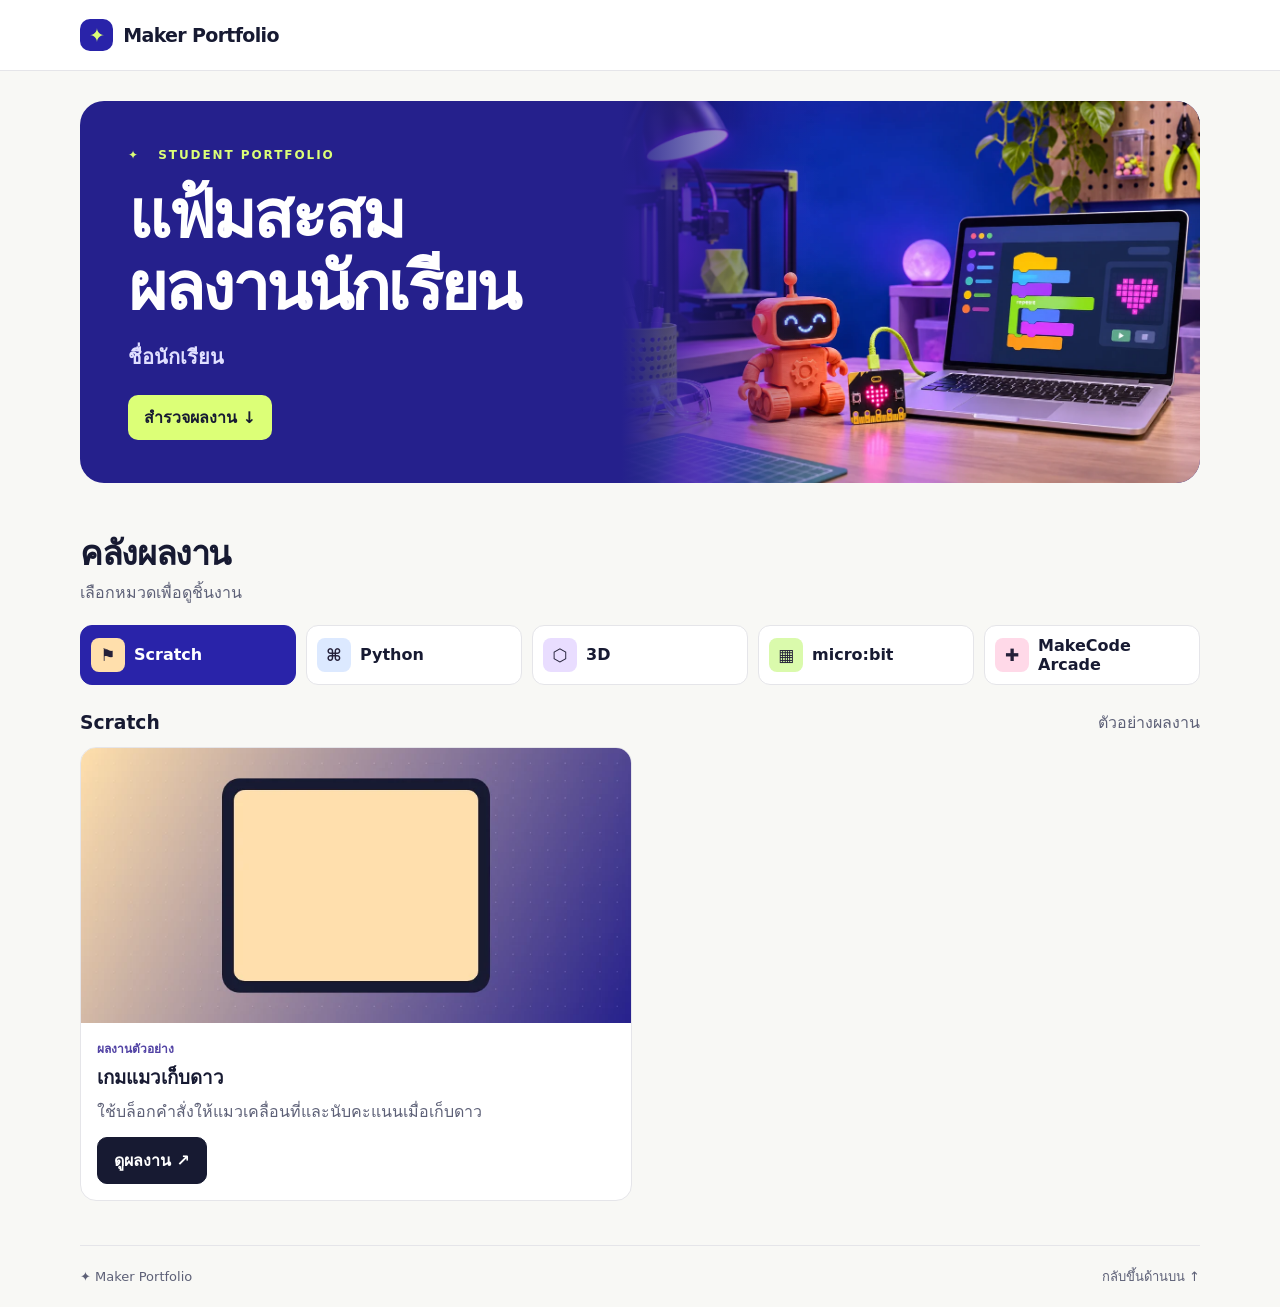
<file: index.html>
<!doctype html><html lang="th"><head><meta charset="utf-8"><meta name="viewport" content="width=device-width,initial-scale=1"><title>แฟ้มสะสมผลงานนักเรียน</title><meta name="description" content="แฟ้มสะสมผลงาน Scratch, Python, 3D, micro:bit และ MakeCode Arcade"><link rel="stylesheet" href="style.css"><script defer src="portfolio.js"></script><script defer src="app.js"></script></head><body>
<header><div class="wrap bar"><a class="brand" href="#"><b>✦</b> Maker Portfolio</a><button id="profile" class="outline" hidden>✎ แก้ไขหน้าปก</button></div></header>
<main class="wrap"><section class="hero"><div class="intro"><span class="eyebrow">✦ &nbsp; STUDENT PORTFOLIO</span><h1>แฟ้มสะสม<br>ผลงานนักเรียน</h1><p id="student">ชื่อนักเรียน</p><a class="lime" href="#works">สำรวจผลงาน ↓</a></div><div class="cover" id="cover" role="img" aria-label="ภาพปกแฟ้มสะสมผลงาน"></div></section>
<aside id="publish-panel" hidden><p>หน้าจัดการ · ดาวน์โหลดไฟล์ข้อมูลหลังแก้ไข แล้วอัปโหลดแทนไฟล์ portfolio.js บน GitHub</p><button class="dark" id="export">ดาวน์โหลด portfolio.js</button></aside><section id="works"><div class="section-head"><div><h2>คลังผลงาน</h2><p>เลือกหมวดเพื่อดูชิ้นงาน</p></div><button class="dark" id="add" hidden>＋ เพิ่มผลงาน</button></div><div id="categories" class="categories" aria-label="หมวดผลงาน"></div><div class="gallery-head"><h3 id="category-title"></h3><span id="count"></span></div><div class="gallery" id="gallery"></div></section></main>
<footer class="wrap"><span>✦ Maker Portfolio</span><a href="#">กลับขึ้นด้านบน ↑</a></footer>
<dialog id="editor"><form id="edit-form"><div class="dialog-head"><h2 id="edit-title"></h2><button type="button" class="close" aria-label="ปิด">×</button></div><div id="fields"></div><small class="save-note">บันทึกเป็นฉบับร่างในเบราว์เซอร์นี้</small><p id="error" role="alert"></p><div class="actions"><button type="button" id="remove" class="outline" hidden>ลบผลงาน</button><button class="dark" type="submit">บันทึก</button></div></form></dialog>
<dialog id="detail"><div class="dialog-head"><h2 id="detail-title"></h2><button type="button" class="close" aria-label="ปิด">×</button></div><img id="detail-image" alt=""><p id="detail-desc"></p></dialog>
</body></html>
</file>
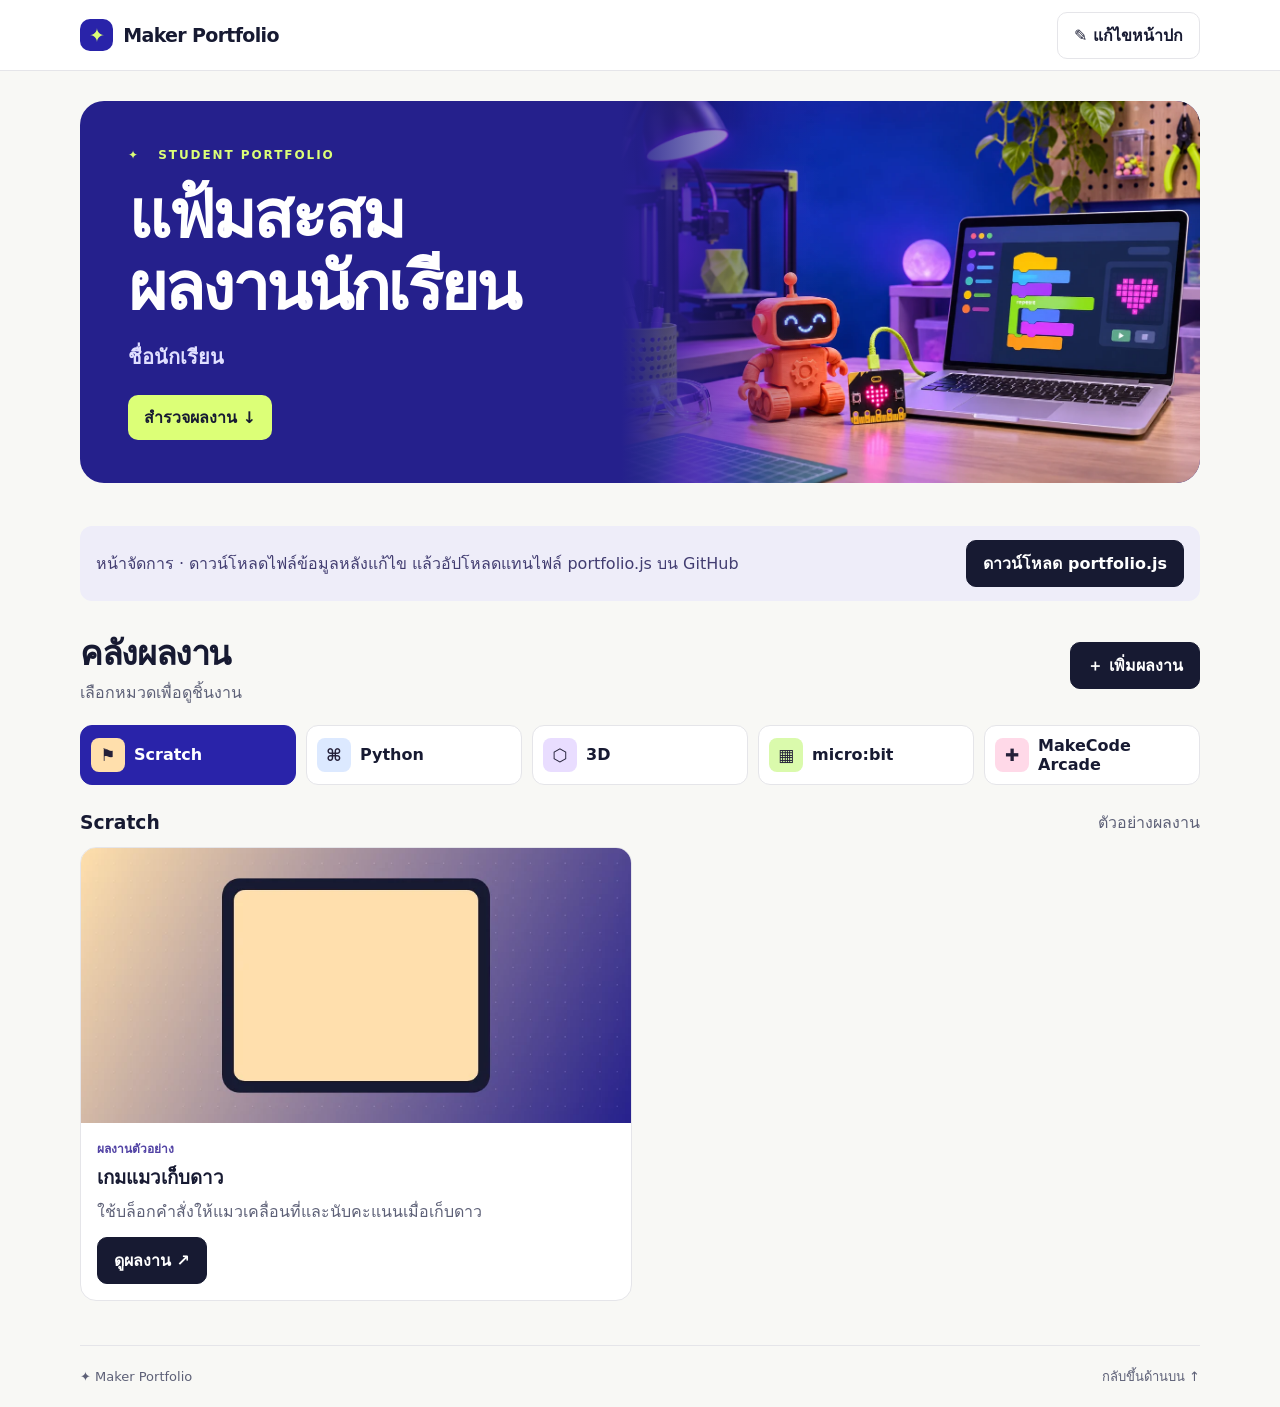
<file: edit.html>
<!doctype html><html lang="th"><head><meta charset="utf-8"><meta name="viewport" content="width=device-width,initial-scale=1"><title>จัดการแฟ้มสะสมผลงานนักเรียน</title><meta name="description" content="แฟ้มสะสมผลงาน Scratch, Python, 3D, micro:bit และ MakeCode Arcade"><link rel="stylesheet" href="style.css"><script defer src="portfolio.js"></script><script defer src="app.js"></script></head><body>
<header><div class="wrap bar"><a class="brand" href="#"><b>✦</b> Maker Portfolio</a><button id="profile" class="outline" hidden>✎ แก้ไขหน้าปก</button></div></header>
<main class="wrap"><section class="hero"><div class="intro"><span class="eyebrow">✦ &nbsp; STUDENT PORTFOLIO</span><h1>แฟ้มสะสม<br>ผลงานนักเรียน</h1><p id="student">ชื่อนักเรียน</p><a class="lime" href="#works">สำรวจผลงาน ↓</a></div><div class="cover" id="cover" role="img" aria-label="ภาพปกแฟ้มสะสมผลงาน"></div></section>
<aside id="publish-panel" hidden><p>หน้าจัดการ · ดาวน์โหลดไฟล์ข้อมูลหลังแก้ไข แล้วอัปโหลดแทนไฟล์ portfolio.js บน GitHub</p><button class="dark" id="export">ดาวน์โหลด portfolio.js</button></aside><section id="works"><div class="section-head"><div><h2>คลังผลงาน</h2><p>เลือกหมวดเพื่อดูชิ้นงาน</p></div><button class="dark" id="add" hidden>＋ เพิ่มผลงาน</button></div><div id="categories" class="categories" aria-label="หมวดผลงาน"></div><div class="gallery-head"><h3 id="category-title"></h3><span id="count"></span></div><div class="gallery" id="gallery"></div></section></main>
<footer class="wrap"><span>✦ Maker Portfolio</span><a href="#">กลับขึ้นด้านบน ↑</a></footer>
<dialog id="editor"><form id="edit-form"><div class="dialog-head"><h2 id="edit-title"></h2><button type="button" class="close" aria-label="ปิด">×</button></div><div id="fields"></div><small class="save-note">บันทึกเป็นฉบับร่างในเบราว์เซอร์นี้</small><p id="error" role="alert"></p><div class="actions"><button type="button" id="remove" class="outline" hidden>ลบผลงาน</button><button class="dark" type="submit">บันทึก</button></div></form></dialog>
<dialog id="detail"><div class="dialog-head"><h2 id="detail-title"></h2><button type="button" class="close" aria-label="ปิด">×</button></div><img id="detail-image" alt=""><p id="detail-desc"></p></dialog>
</body></html>
</file>
<file: style.css>
:root{font-family:"Noto Sans Thai","Leelawadee UI",system-ui,sans-serif;color:#171a32;background:#f8f8f5;--ink:#171a32;--blue:#2923a9;--lime:#dcff77;--line:#e5e5e9}*{box-sizing:border-box}html{scroll-behavior:smooth}body{margin:0}button,input,select,textarea{font:inherit}a{color:inherit;text-decoration:none}button{cursor:pointer}button:focus-visible,a:focus-visible,input:focus-visible{outline:3px solid #837bff;outline-offset:3px}.wrap{width:min(1120px,calc(100% - 48px));margin-inline:auto}header{background:white;border-bottom:1px solid var(--line)}.bar{height:70px;display:flex;align-items:center;justify-content:space-between;gap:12px}.brand{font-weight:850;letter-spacing:-.035em;font-size:19px;display:flex;align-items:center;gap:10px}.brand b{background:var(--blue);color:var(--lime);border-radius:10px;padding:5px 9px}.outline,.dark,.lime{display:inline-flex;align-items:center;justify-content:center;border-radius:10px;padding:10px 16px;font-weight:750;border:1px solid var(--line);white-space:nowrap}.outline{background:white;color:var(--ink)}.dark{background:var(--ink);color:white;border-color:var(--ink)}.lime{background:var(--lime);color:var(--ink);border:0}.hero{margin-block:30px 43px;display:grid;grid-template-columns:1fr 1.07fr;min-height:365px;background:#25208c;color:white;border-radius:24px;overflow:hidden}.intro{padding:43px 48px;z-index:1}.eyebrow{font-size:12px;font-weight:800;letter-spacing:.16em;color:var(--lime)}h1,h2,h3,p{margin:0}h1{font-size:clamp(38px,5.2vw,67px);line-height:1.08;letter-spacing:-.045em;margin:17px 0}#student{color:#e0dfff;font-size:20px;font-weight:700;margin:0 0 22px;overflow-wrap:anywhere}.cover{background:linear-gradient(90deg,#25208c,transparent 35%),url(cover.webp) center/cover,#3831b7;min-height:190px}.section-head,.gallery-head,footer,.dialog-head,.actions{display:flex;align-items:center;justify-content:space-between;gap:12px}.section-head h2{font-size:34px;letter-spacing:-.04em}.section-head p,.gallery-head span{color:#5d6077}.categories{display:grid;grid-template-columns:repeat(5,1fr);gap:10px;margin:20px 0 25px}.category{display:flex;align-items:center;gap:9px;padding:10px;background:#fff;border:1px solid var(--line);border-radius:12px;color:var(--ink);font-weight:750;text-align:left;min-height:54px}.category[aria-pressed=true]{background:var(--blue);color:white;border-color:var(--blue)}.icon{display:grid;place-items:center;min-width:34px;height:34px;border-radius:8px;background:var(--tint);color:#242039;font-size:17px}.gallery-head{margin-bottom:12px}.gallery{display:grid;grid-template-columns:repeat(2,minmax(0,1fr));gap:16px}.project{background:white;border:1px solid var(--line);border-radius:16px;overflow:hidden}.project img,#detail-image{display:block;width:100%;aspect-ratio:2/1;object-fit:cover;background:#eee}.project-body{padding:16px}.project-body p{color:#5d6077;margin:7px 0 13px;overflow-wrap:anywhere}.project h3{overflow-wrap:anywhere}.project .actions{justify-content:flex-start;flex-wrap:wrap}.sample{font-size:12px;color:#5142a4;font-weight:800;display:block;margin-bottom:5px}footer{margin-top:44px;padding-block:20px;color:#5d6077;font-size:13px;border-top:1px solid var(--line)}dialog{border:0;border-radius:18px;width:min(560px,calc(100% - 28px));padding:24px;color:var(--ink);max-height:90vh}dialog::backdrop{background:#16142f9c}.close{border:0;background:#f0eff6;border-radius:8px;font-size:24px;width:38px;height:38px;flex:none}.dialog-head{margin-bottom:16px}label{display:block;margin-bottom:12px;font-weight:700}input,select,textarea{display:block;width:100%;border:1px solid #cbcbd7;border-radius:8px;padding:8px;margin-top:4px;background:white;color:var(--ink)}textarea{min-height:75px;resize:vertical}small{display:block;color:#5d6077;margin-top:5px;font-weight:400}#error{color:#ad2146;margin-bottom:8px}#detail-desc{margin-top:12px;white-space:pre-wrap}#detail-image{border-radius:10px}[hidden]{display:none!important}
@media(max-width:850px){.categories{display:flex;overflow:auto;padding-bottom:5px}.category{flex:none}.intro{padding:35px}.hero{min-height:310px}}@media(max-width:600px){.wrap{width:calc(100% - 28px)}.bar{height:62px}.brand{font-size:15px}.hero{grid-template-columns:1fr;margin-block:17px 30px}.intro{padding:25px}.cover{background-image:linear-gradient(180deg,#25208c,transparent 35%),url(cover.webp);min-height:165px}.section-head h2{font-size:27px}.gallery{grid-template-columns:1fr}}
#publish-panel{display:flex;justify-content:space-between;align-items:center;gap:12px;flex-wrap:wrap;background:#eeedf9;padding:14px 16px;margin-bottom:25px;border-radius:12px}#publish-panel p{color:#423d71}
</file>
